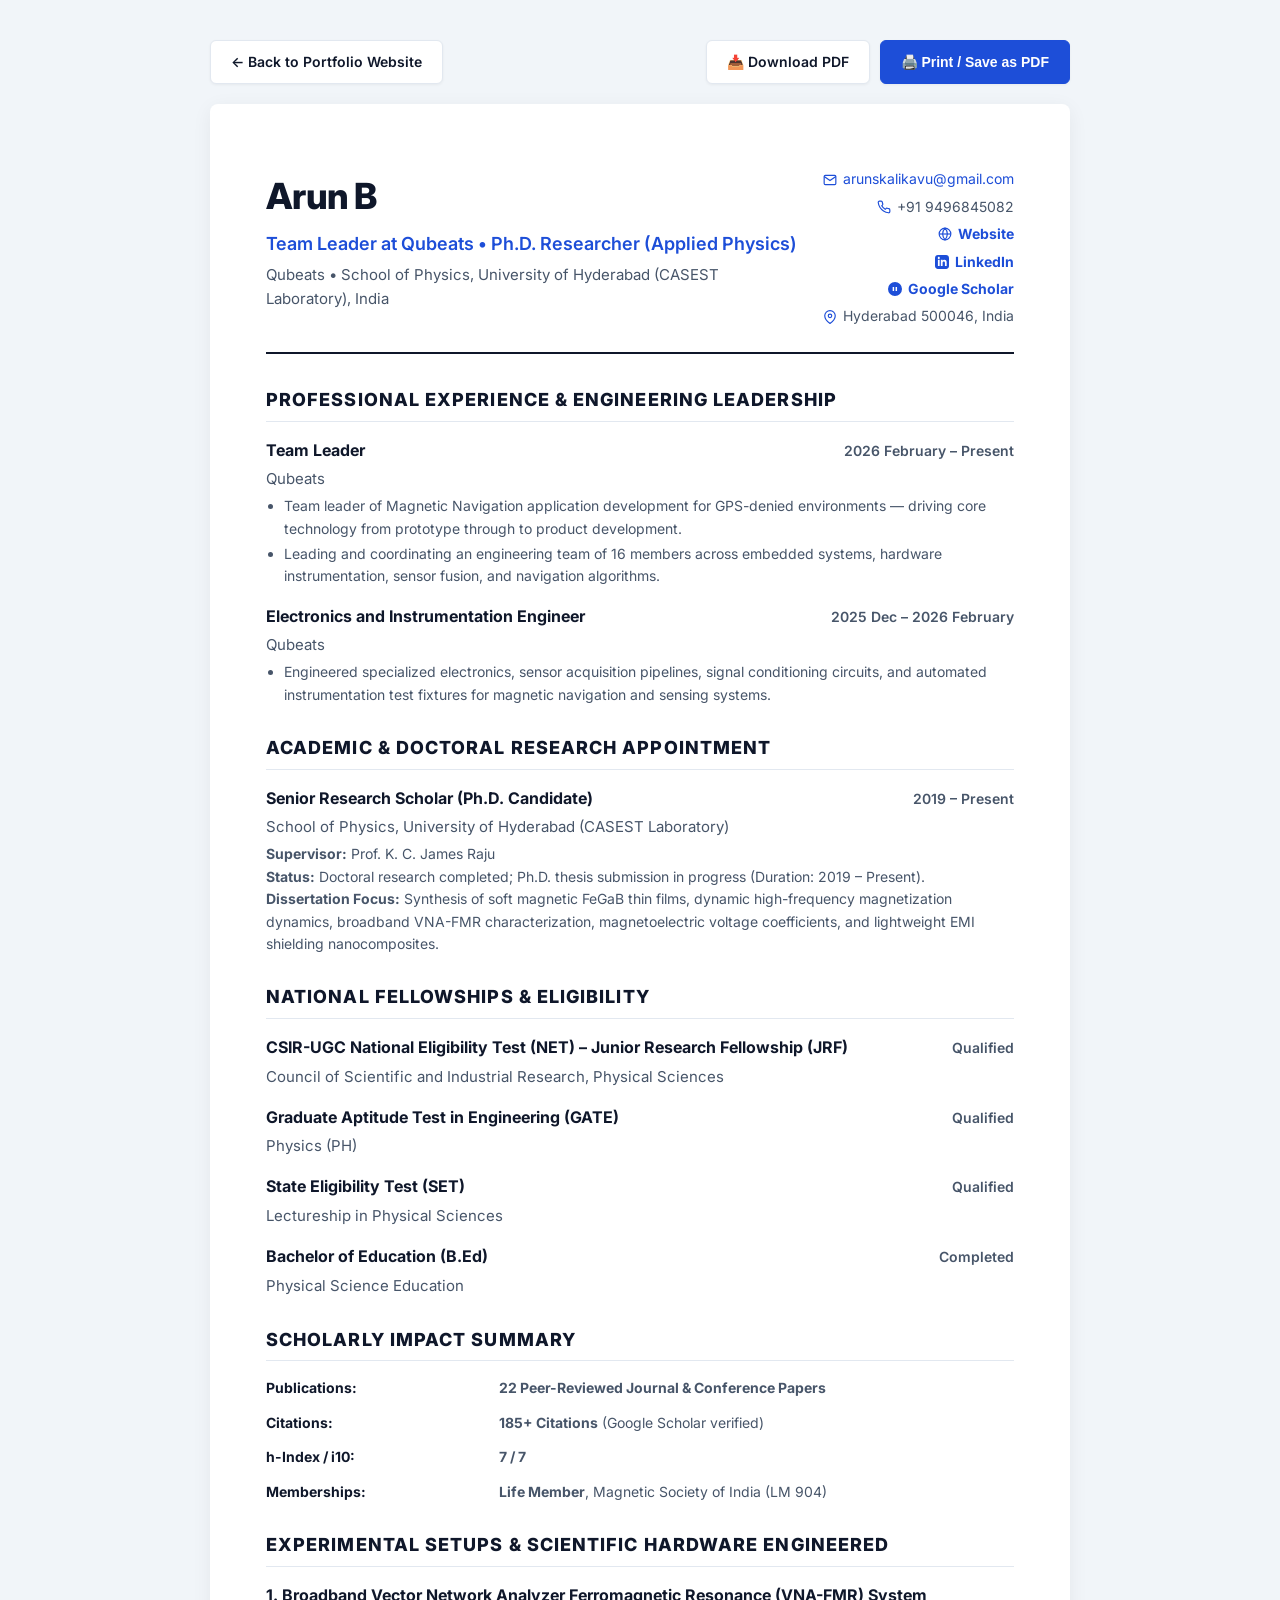
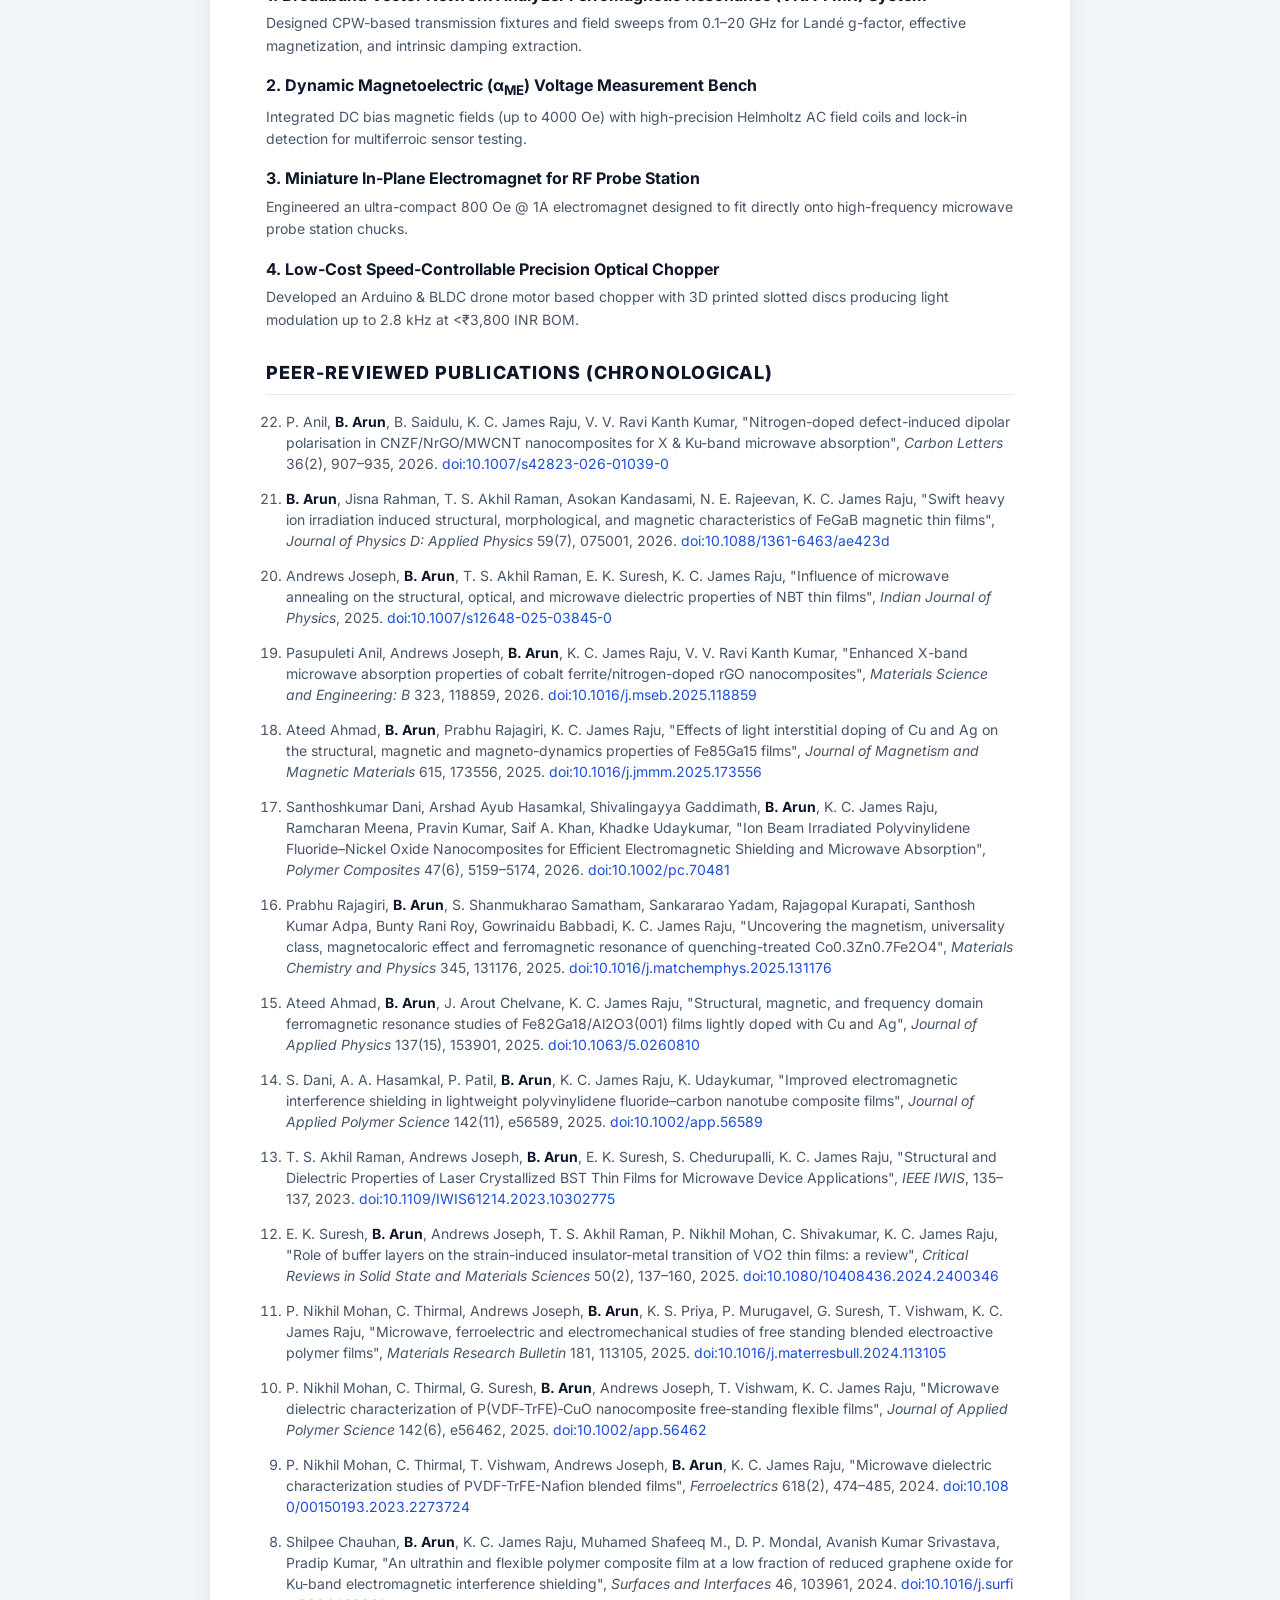
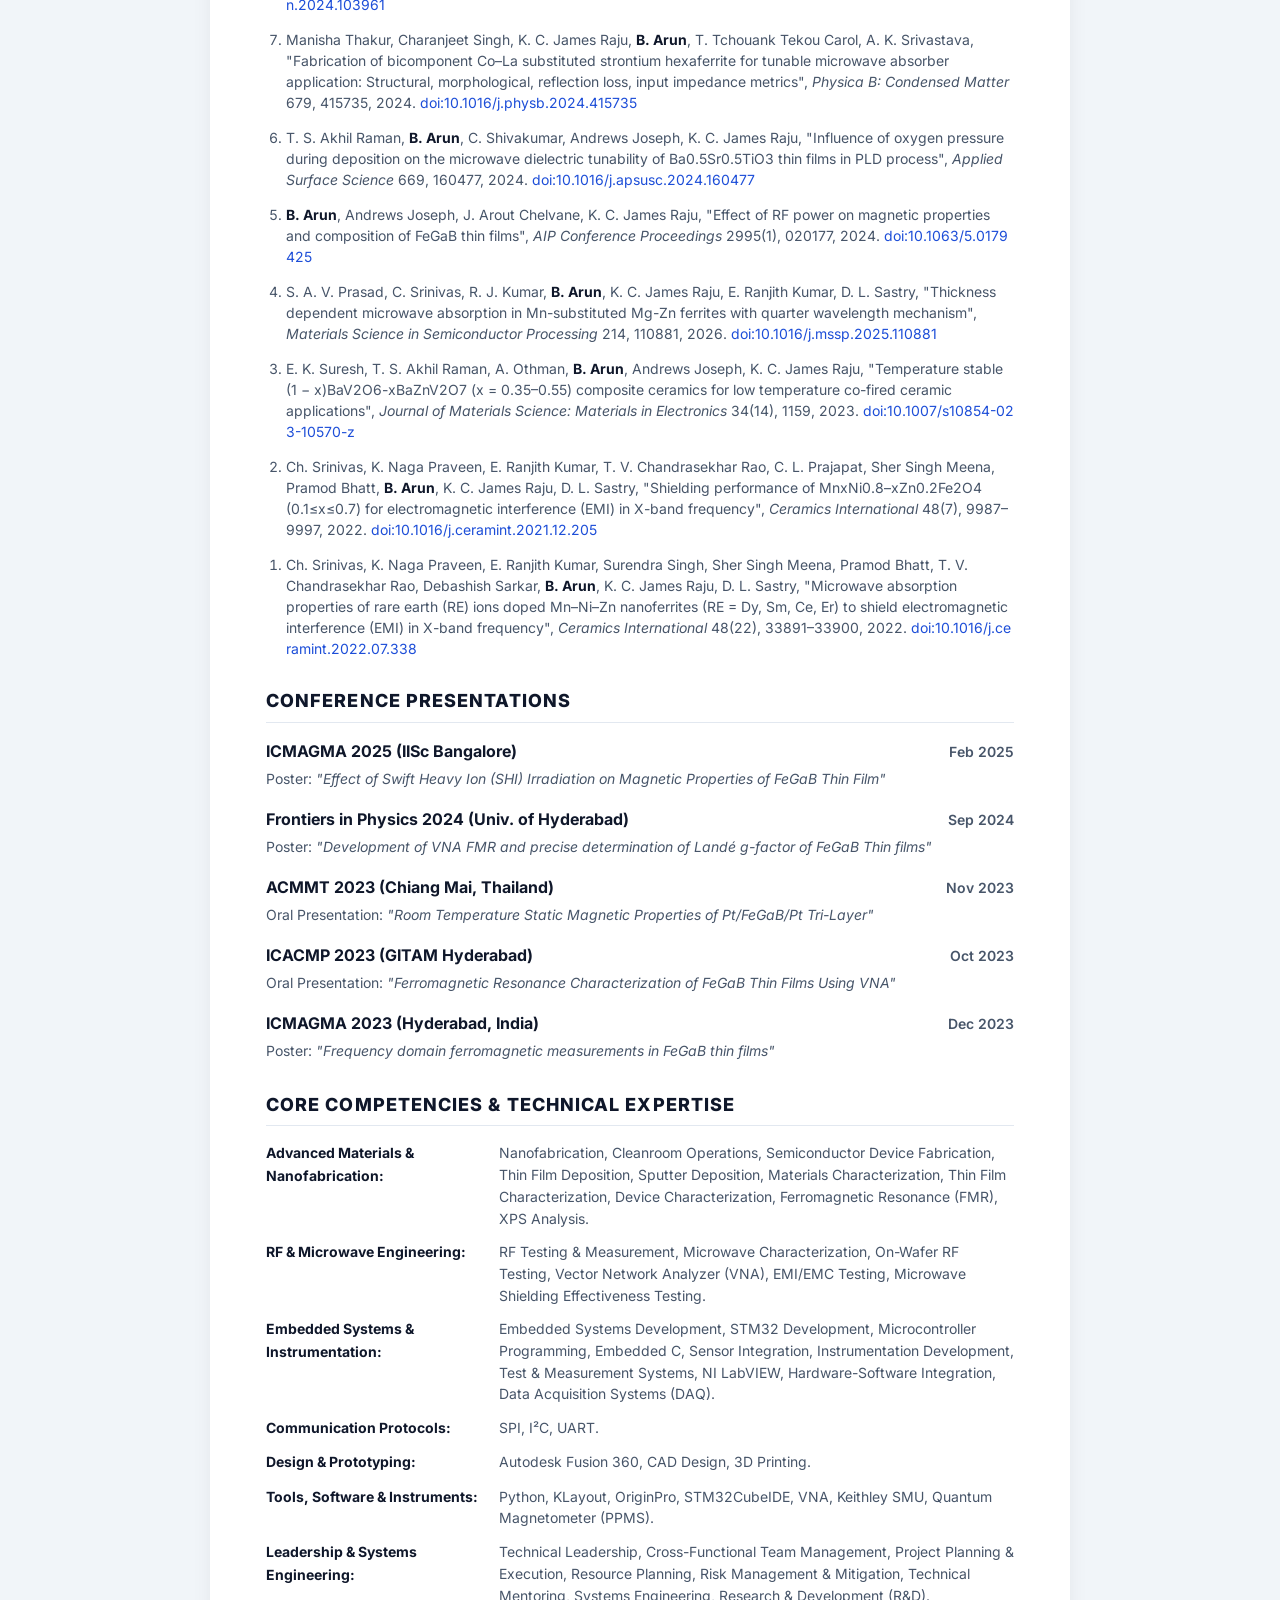
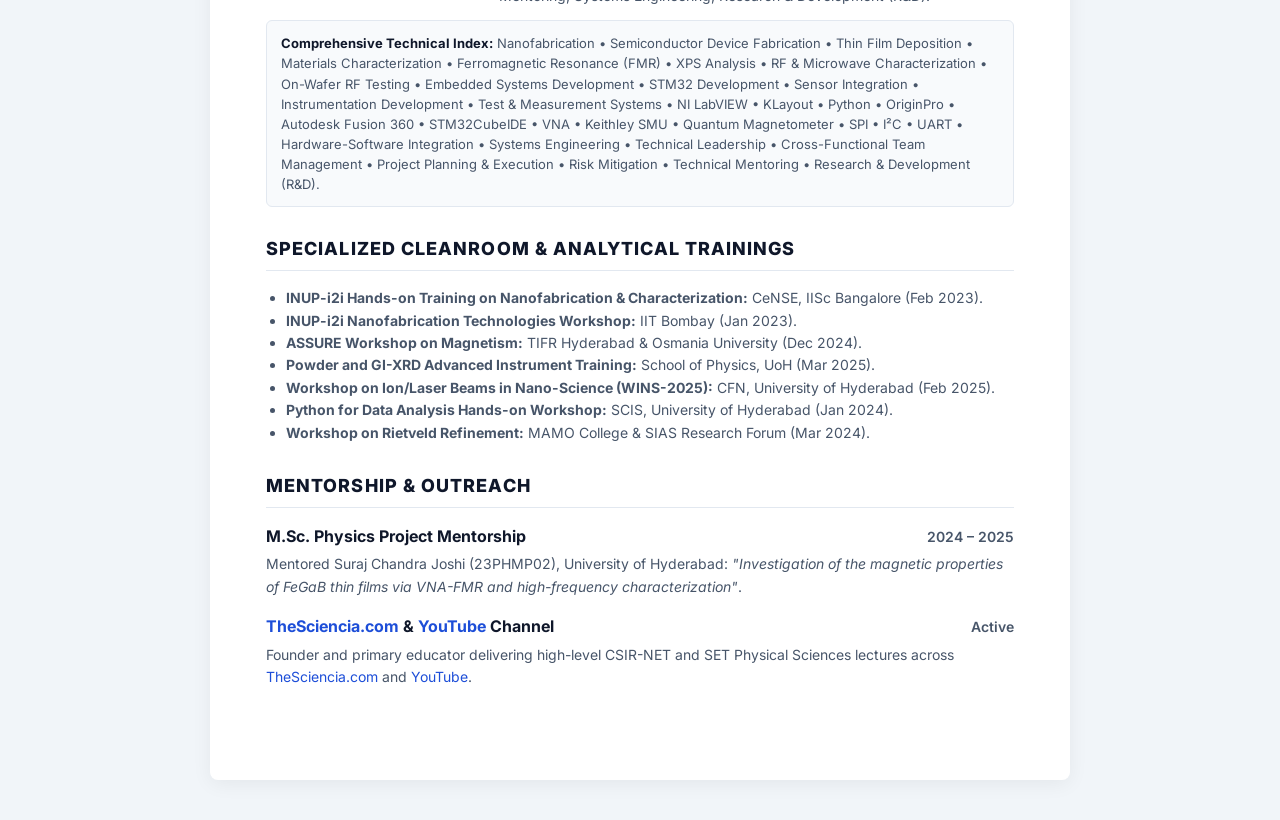
<file: cv.html>
<!DOCTYPE html>
<html lang="en">
<head>
  <meta charset="UTF-8">
  <meta name="viewport" content="width=device-width, initial-scale=1.0">
  <title>Curriculum Vitae - Arun B</title>
  <meta http-equiv="refresh" content="0; url=website/cv.html">
  <script>
    window.location.replace("website/cv.html");
  </script>
  <style>
    body {
      font-family: -apple-system, BlinkMacSystemFont, "Segoe UI", Roboto, sans-serif;
      display: flex;
      justify-content: center;
      align-items: center;
      min-height: 100vh;
      margin: 0;
      background: #ffffff;
      color: #0f172a;
    }
    .redirect-card {
      text-align: center;
      padding: 2.5rem;
      border: 1px solid #e2e8f0;
      border-radius: 12px;
      box-shadow: 0 4px 12px rgba(0,0,0,0.05);
      max-width: 480px;
    }
    .redirect-title {
      font-size: 1.5rem;
      font-weight: 700;
      margin-bottom: 0.5rem;
    }
    .redirect-sub {
      color: #64748b;
      margin-bottom: 1.5rem;
    }
    .btn {
      display: inline-block;
      padding: 0.75rem 1.5rem;
      background: #2563eb;
      color: #ffffff;
      text-decoration: none;
      border-radius: 8px;
      font-weight: 600;
    }
  </style>
</head>
<body>
  <div class="redirect-card">
    <div class="redirect-title">Curriculum Vitae &ndash; Arun B</div>
    <div class="redirect-sub">Opening academic CV...</div>
    <a class="btn" href="website/cv.html">View CV &rarr;</a>
  </div>
</body>
</html>
</file>
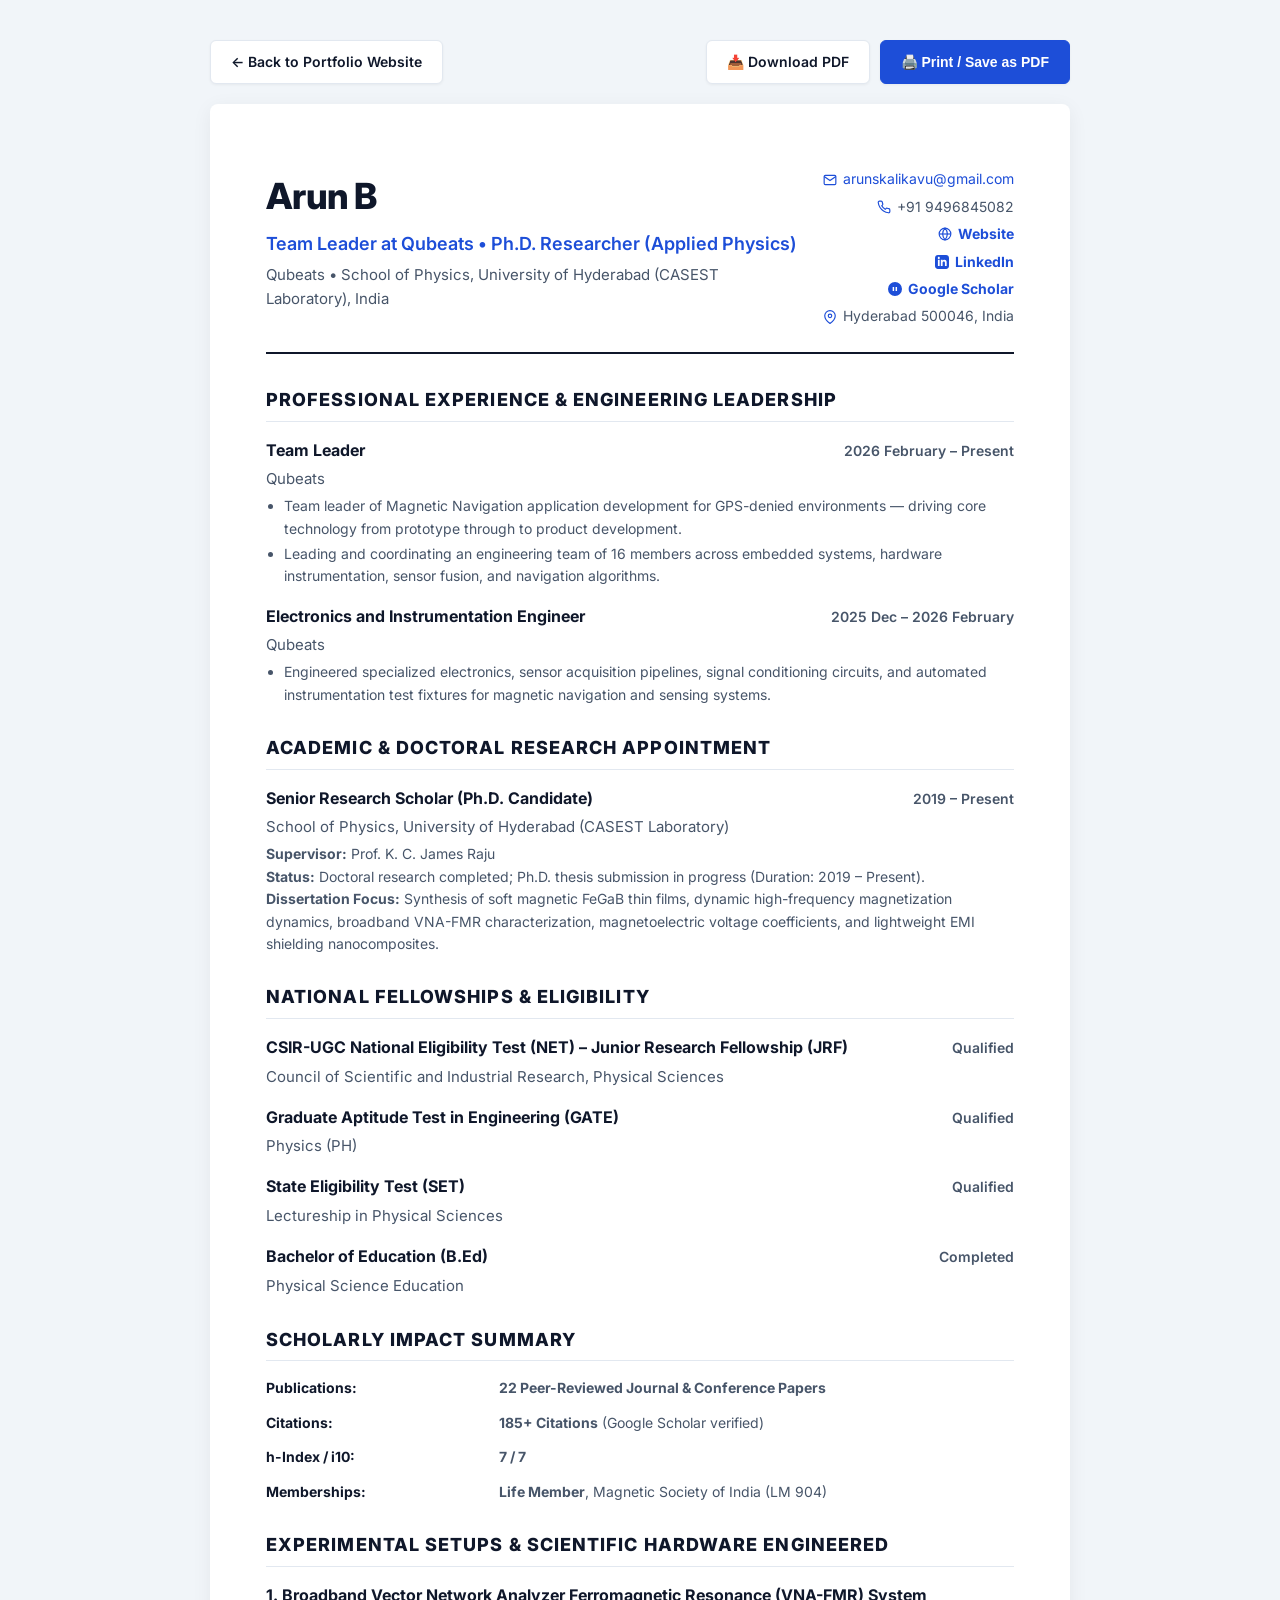
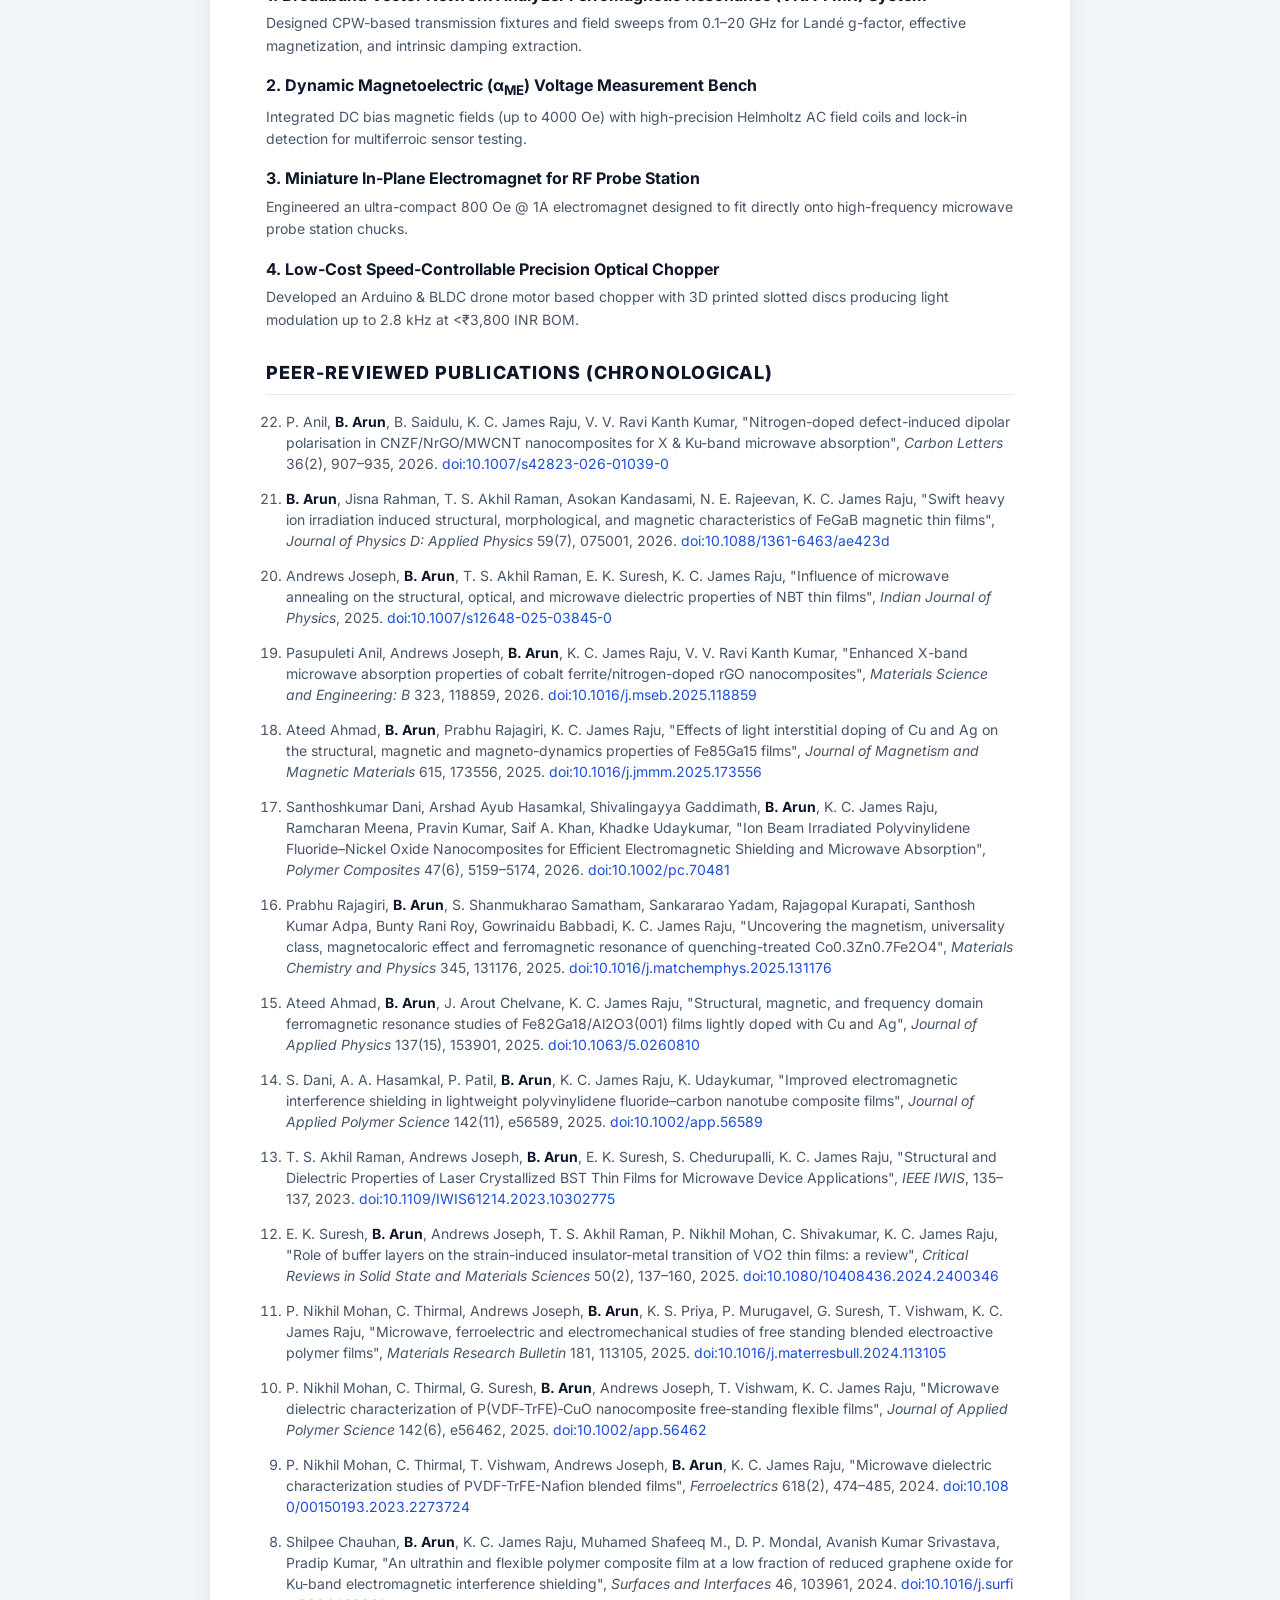
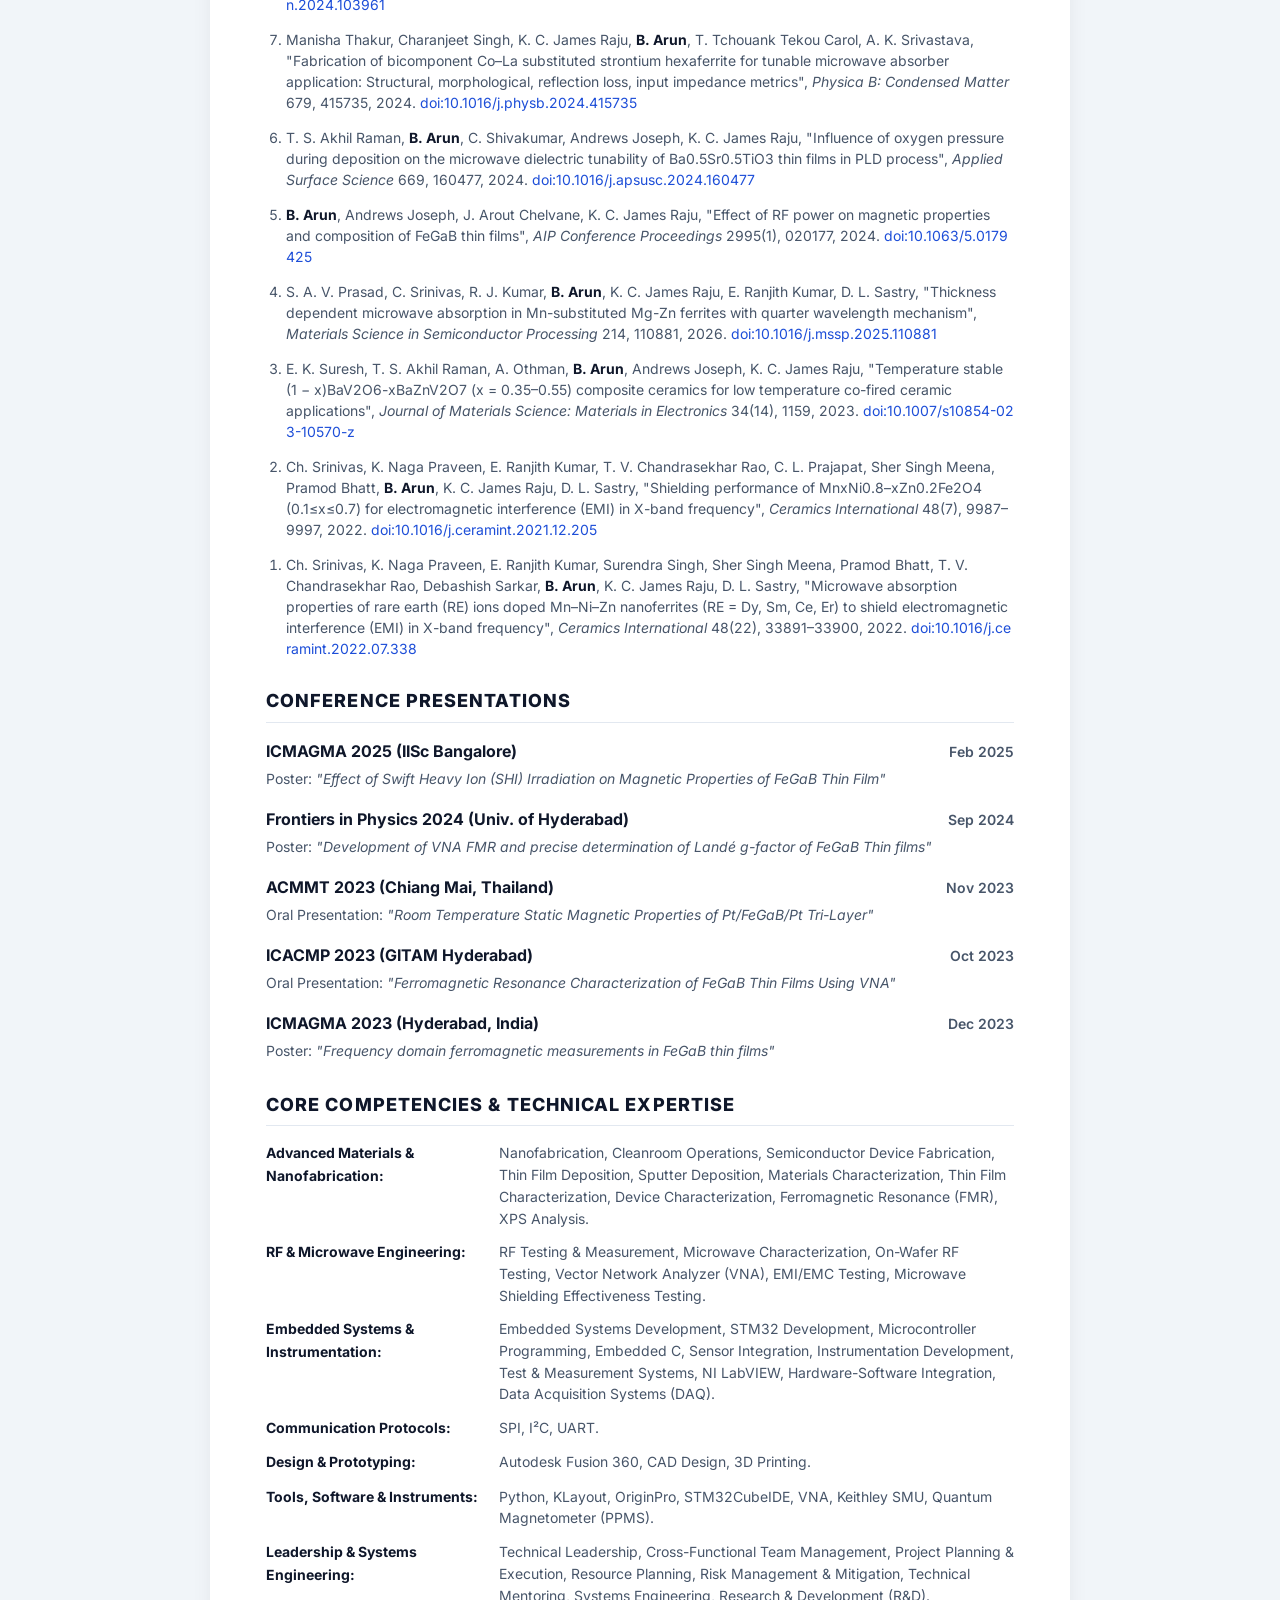
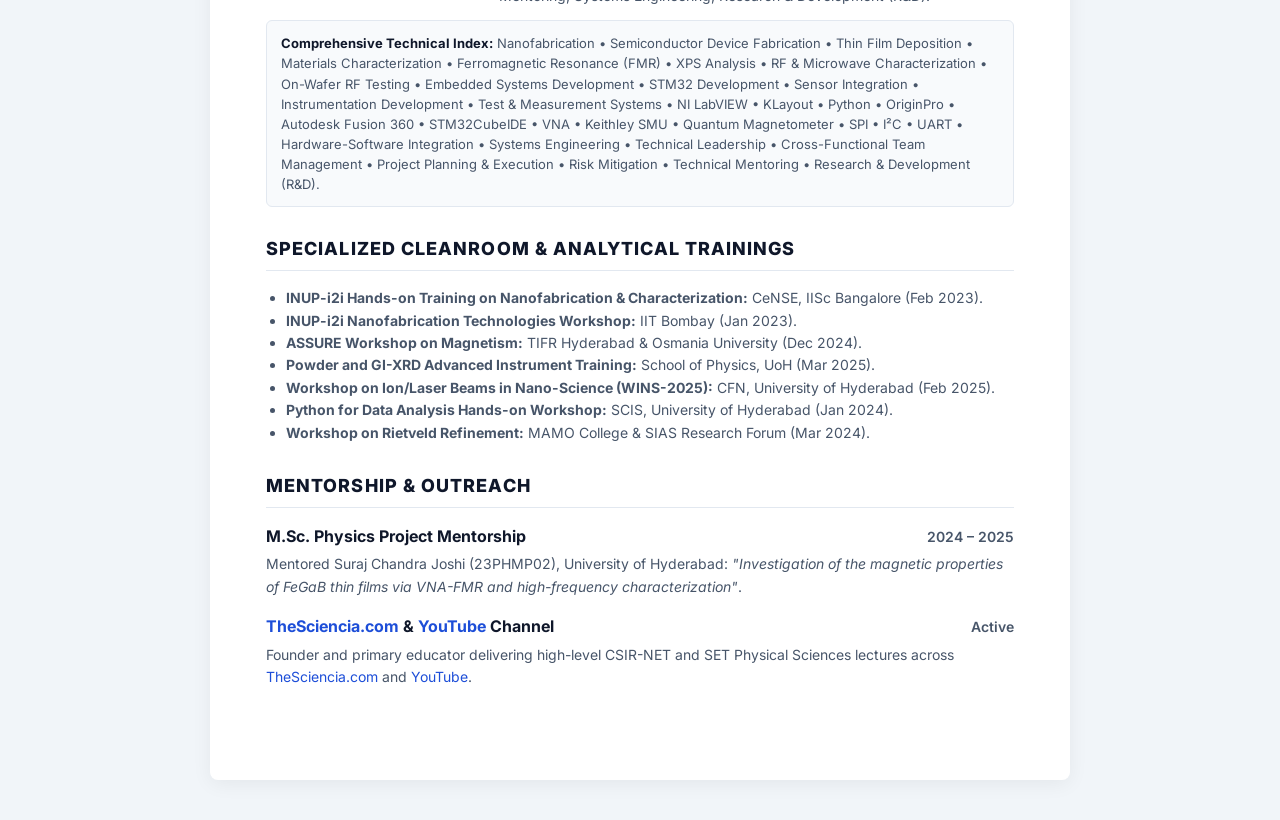
<file: website/cv.html>
<!DOCTYPE html>
<html lang="en">
<head>
  <meta charset="UTF-8">
  <meta name="viewport" content="width=device-width, initial-scale=1.0">
  <title>Curriculum Vitae | Arun B – Team Leader, Qubeats &amp; Ph.D. Researcher</title>
  
  <meta name="description" content="Academic and Professional Curriculum Vitae of Arun B, Team Leader at Qubeats and Senior Research Scholar affiliated with School of Physics, University of Hyderabad (CASEST Laboratory).">
  <link rel="preconnect" href="https://fonts.googleapis.com">
  <link rel="preconnect" href="https://fonts.gstatic.com" crossorigin>
  <link href="https://fonts.googleapis.com/css2?family=Inter:wght@400;500;600;700;800&family=Merriweather:ital,wght@0,300;0,400;0,700;1,400&family=JetBrains+Mono:wght@400;500&display=swap" rel="stylesheet">

  <style>
    :root {
      --primary: #1d4ed8;
      --text-dark: #0f172a;
      --text-gray: #475569;
      --border: #e2e8f0;
      --bg: #ffffff;
    }

    * { box-sizing: border-box; margin: 0; padding: 0; }

    body {
      font-family: 'Inter', sans-serif;
      color: var(--text-dark);
      background-color: #f1f5f9;
      line-height: 1.6;
      padding: 40px 16px;
    }

    .cv-container {
      max-width: 860px;
      margin: 0 auto;
      background: var(--bg);
      padding: 64px 56px;
      border-radius: 8px;
      box-shadow: 0 4px 20px rgba(0,0,0,0.06);
    }

    .cv-header {
      border-bottom: 2px solid var(--text-dark);
      padding-bottom: 24px;
      margin-bottom: 32px;
      display: flex;
      justify-content: space-between;
      align-items: flex-start;
      gap: 24px;
    }

    .cv-name {
      font-size: 2.25rem;
      font-weight: 800;
      letter-spacing: -0.02em;
      margin-bottom: 4px;
    }

    .cv-title {
      font-size: 1.125rem;
      font-weight: 600;
      color: var(--primary);
      margin-bottom: 4px;
    }

    .cv-dept {
      font-size: 0.9375rem;
      color: var(--text-gray);
    }

    .cv-contact-info {
      text-align: right;
      font-size: 0.875rem;
      color: var(--text-gray);
      display: flex;
      flex-direction: column;
      align-items: flex-end;
      gap: 5px;
    }

    .cv-contact-item {
      display: inline-flex;
      align-items: center;
      gap: 6px;
    }

    .cv-contact-item svg {
      flex-shrink: 0;
      color: var(--primary);
    }

    .cv-contact-info a {
      color: var(--primary);
      text-decoration: none;
      display: inline-flex;
      align-items: center;
      gap: 6px;
    }

    .cv-contact-info a:hover {
      text-decoration: underline;
    }

    .cv-section {
      margin-bottom: 28px;
    }

    .cv-section-title {
      font-size: 1.125rem;
      font-weight: 800;
      text-transform: uppercase;
      letter-spacing: 0.06em;
      color: var(--text-dark);
      border-bottom: 1px solid var(--border);
      padding-bottom: 6px;
      margin-bottom: 16px;
    }

    .cv-entry {
      margin-bottom: 16px;
      page-break-inside: avoid;
      break-inside: avoid;
    }

    .cv-entry-header {
      display: flex;
      justify-content: space-between;
      align-items: baseline;
      margin-bottom: 4px;
    }

    .cv-entry-title {
      font-weight: 700;
      font-size: 1rem;
    }

    .cv-entry-title a,
    .cv-entry-desc a {
      color: var(--primary);
      text-decoration: none;
    }

    .cv-entry-title a:hover,
    .cv-entry-desc a:hover {
      text-decoration: underline;
    }

    .cv-entry-date {
      font-size: 0.875rem;
      font-weight: 600;
      color: var(--text-gray);
    }

    .cv-entry-sub {
      font-size: 0.9375rem;
      color: var(--text-gray);
      margin-bottom: 4px;
    }

    .cv-entry-desc {
      font-size: 0.875rem;
      color: var(--text-gray);
    }

    ol.cv-pub-list {
      padding-left: 20px;
      display: flex;
      flex-direction: column;
      gap: 14px;
      font-size: 0.875rem;
    }

    ol.cv-pub-list li {
      color: var(--text-gray);
      line-height: 1.5;
    }

    ol.cv-pub-list strong {
      color: var(--text-dark);
    }

    ol.cv-pub-list a {
      color: var(--primary);
      text-decoration: none;
      word-break: break-all;
    }

    .skill-grid {
      display: grid;
      grid-template-columns: 215px 1fr;
      gap: 12px 18px;
      font-size: 0.875rem;
    }

    @media (max-width: 680px) {
      .skill-grid {
        grid-template-columns: 1fr;
        gap: 6px;
      }
    }

    .skill-category {
      font-weight: 700;
      color: var(--text-dark);
    }

    .skill-items {
      color: var(--text-gray);
      line-height: 1.55;
    }

    /* Action bar */
    .action-bar {
      max-width: 860px;
      margin: 0 auto 20px auto;
      display: flex;
      justify-content: space-between;
      align-items: center;
    }

    .btn-action {
      display: inline-flex;
      align-items: center;
      gap: 8px;
      padding: 10px 20px;
      font-size: 0.875rem;
      font-weight: 600;
      border-radius: 6px;
      border: 1px solid var(--border);
      background: #ffffff;
      color: var(--text-dark);
      cursor: pointer;
      text-decoration: none;
      box-shadow: 0 1px 3px rgba(0,0,0,0.05);
      transition: all 0.2s;
    }

    .btn-action:hover {
      background: #f8fafc;
      border-color: var(--primary);
      color: var(--primary);
    }

    .btn-action.primary {
      background: var(--primary);
      color: #ffffff;
      border-color: var(--primary);
    }

    .btn-action.primary:hover {
      background: #1e40af;
    }

    @media print {
      body {
        background: #ffffff;
        padding: 0;
      }
      .action-bar {
        display: none !important;
      }
      .cv-container {
        box-shadow: none;
        padding: 0;
      }
      a {
        color: var(--primary) !important;
        text-decoration: none !important;
      }
      .cv-contact-item svg {
        color: var(--primary) !important;
      }
    }
  </style>
</head>
<body>

  <div class="action-bar">
    <a href="index.html" class="btn-action">
      &larr; Back to Portfolio Website
    </a>
    <div style="display: flex; gap: 10px;">
      <a href="cv.pdf" download="Arun_B_Curriculum_Vitae.pdf" class="btn-action">
        📥 Download PDF
      </a>
      <button onclick="window.print()" class="btn-action primary">
        🖨️ Print / Save as PDF
      </button>
    </div>
  </div>

  <main class="cv-container">
    <header class="cv-header">
      <div>
        <h1 class="cv-name">Arun B</h1>
        <div class="cv-title">Team Leader at Qubeats &bull; Ph.D. Researcher (Applied Physics)</div>
        <div class="cv-dept">
          Qubeats &bull; School of Physics, University of Hyderabad (CASEST Laboratory), India
        </div>
      </div>
      <div class="cv-contact-info">
        <div class="cv-contact-item">
          <svg fill="none" height="14" stroke="currentColor" stroke-width="2" viewBox="0 0 24 24" width="14"><path d="M4 4h16c1.1 0 2 .9 2 2v12c0 1.1-.9 2-2 2H4c-1.1 0-2-.9-2-2V6c0-1.1.9-2 2-2z"></path><polyline points="22,6 12,13 2,6"></polyline></svg>
          <a href="mailto:arunskalikavu@gmail.com">arunskalikavu@gmail.com</a>
        </div>
        <div class="cv-contact-item">
          <svg fill="none" height="14" stroke="currentColor" stroke-width="2" viewBox="0 0 24 24" width="14"><path d="M22 16.92v3a2 2 0 0 1-2.18 2 19.79 19.79 0 0 1-8.63-3.07 19.5 19.5 0 0 1-6-6 19.79 19.79 0 0 1-3.07-8.67A2 2 0 0 1 4.11 2h3a2 2 0 0 1 2 1.72 12.84 12.84 0 0 0 .7 2.81 2 2 0 0 1-.45 2.11L8.09 9.91a16 16 0 0 0 6 6l1.27-1.27a2 2 0 0 1 2.11-.45 12.84 12.84 0 0 0 2.81.7A2 2 0 0 1 22 16.92z"></path></svg>
          <span>+91 9496845082</span>
        </div>
        <div class="cv-contact-item">
          <a href="https://sites.google.com/view/arunb/home" target="_blank" title="Personal Portfolio Website">
            <svg fill="none" height="14" stroke="currentColor" stroke-width="2" viewBox="0 0 24 24" width="14"><circle cx="12" cy="12" r="10"></circle><line x1="2" y1="12" x2="22" y2="12"></line><path d="M12 2a15.3 15.3 0 0 1 4 10 15.3 15.3 0 0 1-4 10 15.3 15.3 0 0 1-4-10 15.3 15.3 0 0 1 4-10z"></path></svg>
            <strong>Website</strong>
          </a>
        </div>
        <div class="cv-contact-item">
          <a href="https://www.linkedin.com/in/arun-b-5b7160337" target="_blank" title="LinkedIn Profile">
            <svg fill="currentColor" height="14" viewBox="0 0 24 24" width="14"><path d="M19 0h-14c-2.761 0-5 2.239-5 5v14c0 2.761 2.239 5 5 5h14c2.762 0 5-2.239 5-5v-14c0-2.761-2.238-5-5-5zm-11 19h-3v-11h3v11zm-1.5-12.268c-.966 0-1.75-.79-1.75-1.764s.784-1.764 1.75-1.764 1.75.79 1.75 1.764-.783 1.764-1.75 1.764zm13.5 12.268h-3v-5.604c0-3.368-4-3.113-4 0v5.604h-3v-11h3v1.765c1.396-2.586 7-2.777 7 2.476v6.759z"></path></svg>
            <strong>LinkedIn</strong>
          </a>
        </div>
        <div class="cv-contact-item">
          <a href="https://scholar.google.com/citations?user=Su9nLc4AAAAJ&hl=en" target="_blank" title="Google Scholar Citations">
            <svg fill="currentColor" height="14" viewBox="0 0 24 24" width="14"><path d="M12 24a12 12 0 1 1 0-24 12 12 0 0 1 0 24zm-1.5-15.5H8v7h2.5v-7zm5 0h-2.5v7H15.5v-7z"></path></svg>
            <strong>Google Scholar</strong>
          </a>
        </div>
        <div class="cv-contact-item">
          <svg fill="none" height="14" stroke="currentColor" stroke-width="2" viewBox="0 0 24 24" width="14"><path d="M21 10c0 7-9 13-9 13s-9-6-9-13a9 9 0 0 1 18 0z"></path><circle cx="12" cy="10" r="3"></circle></svg>
          <span>Hyderabad 500046, India</span>
        </div>
      </div>
    </header>

    <!-- Professional Experience & Engineering Leadership -->
    <section class="cv-section">
      <h2 class="cv-section-title">Professional Experience &amp; Engineering Leadership</h2>
      
      <div class="cv-entry">
        <div class="cv-entry-header">
          <span class="cv-entry-title">Team Leader</span>
          <span class="cv-entry-date">2026 February – Present</span>
        </div>
        <div class="cv-entry-sub">Qubeats</div>
        <div class="cv-entry-desc">
          <ul style="padding-left: 18px; margin-top: 4px; display: flex; flex-direction: column; gap: 3px;">
            <li>Team leader of Magnetic Navigation application development for GPS-denied environments &mdash; driving core technology from prototype through to product development.</li>
            <li>Leading and coordinating an engineering team of 16 members across embedded systems, hardware instrumentation, sensor fusion, and navigation algorithms.</li>
          </ul>
        </div>
      </div>

      <div class="cv-entry">
        <div class="cv-entry-header">
          <span class="cv-entry-title">Electronics and Instrumentation Engineer</span>
          <span class="cv-entry-date">2025 Dec – 2026 February</span>
        </div>
        <div class="cv-entry-sub">Qubeats</div>
        <div class="cv-entry-desc">
          <ul style="padding-left: 18px; margin-top: 4px; display: flex; flex-direction: column; gap: 3px;">
            <li>Engineered specialized electronics, sensor acquisition pipelines, signal conditioning circuits, and automated instrumentation test fixtures for magnetic navigation and sensing systems.</li>
          </ul>
        </div>
      </div>
    </section>

    <!-- Academic & Doctoral Research Appointment -->
    <section class="cv-section">
      <h2 class="cv-section-title">Academic &amp; Doctoral Research Appointment</h2>
      <div class="cv-entry">
        <div class="cv-entry-header">
          <span class="cv-entry-title">Senior Research Scholar (Ph.D. Candidate)</span>
          <span class="cv-entry-date">2019 – Present</span>
        </div>
        <div class="cv-entry-sub">School of Physics, University of Hyderabad (CASEST Laboratory)</div>
        <div class="cv-entry-desc">
          <strong>Supervisor:</strong> Prof. K. C. James Raju<br>
          <strong>Status:</strong> Doctoral research completed; Ph.D. thesis submission in progress (Duration: 2019 – Present).<br>
          <strong>Dissertation Focus:</strong> Synthesis of soft magnetic FeGaB thin films, dynamic high-frequency magnetization dynamics, broadband VNA-FMR characterization, magnetoelectric voltage coefficients, and lightweight EMI shielding nanocomposites.
        </div>
      </div>
    </section>

    <!-- Fellowships & Qualifications -->
    <section class="cv-section">
      <h2 class="cv-section-title">National Fellowships & Eligibility</h2>
      <div class="cv-entry">
        <div class="cv-entry-header">
          <span class="cv-entry-title">CSIR-UGC National Eligibility Test (NET) – Junior Research Fellowship (JRF)</span>
          <span class="cv-entry-date">Qualified</span>
        </div>
        <div class="cv-entry-sub">Council of Scientific and Industrial Research, Physical Sciences</div>
      </div>
      <div class="cv-entry">
        <div class="cv-entry-header">
          <span class="cv-entry-title">Graduate Aptitude Test in Engineering (GATE)</span>
          <span class="cv-entry-date">Qualified</span>
        </div>
        <div class="cv-entry-sub">Physics (PH)</div>
      </div>
      <div class="cv-entry">
        <div class="cv-entry-header">
          <span class="cv-entry-title">State Eligibility Test (SET)</span>
          <span class="cv-entry-date">Qualified</span>
        </div>
        <div class="cv-entry-sub">Lectureship in Physical Sciences</div>
      </div>
      <div class="cv-entry">
        <div class="cv-entry-header">
          <span class="cv-entry-title">Bachelor of Education (B.Ed)</span>
          <span class="cv-entry-date">Completed</span>
        </div>
        <div class="cv-entry-sub">Physical Science Education</div>
      </div>
    </section>

    <!-- Research Metrics -->
    <section class="cv-section">
      <h2 class="cv-section-title">Scholarly Impact Summary</h2>
      <div class="skill-grid">
        <div class="skill-category">Publications:</div>
        <div class="skill-items"><strong>22 Peer-Reviewed Journal & Conference Papers</strong></div>
        <div class="skill-category">Citations:</div>
        <div class="skill-items"><strong>185+ Citations</strong> (Google Scholar verified)</div>
        <div class="skill-category">h-Index / i10:</div>
        <div class="skill-items"><strong>7 / 7</strong></div>
        <div class="skill-category">Memberships:</div>
        <div class="skill-items"><strong>Life Member</strong>, Magnetic Society of India (LM 904)</div>
      </div>
    </section>

    <!-- In-house Experimental Setups Developed -->
    <section class="cv-section">
      <h2 class="cv-section-title">Experimental Setups & Scientific Hardware Engineered</h2>
      <div class="cv-entry">
        <div class="cv-entry-header">
          <span class="cv-entry-title">1. Broadband Vector Network Analyzer Ferromagnetic Resonance (VNA-FMR) System</span>
        </div>
        <div class="cv-entry-desc">Designed CPW-based transmission fixtures and field sweeps from 0.1–20 GHz for Landé g-factor, effective magnetization, and intrinsic damping extraction.</div>
      </div>
      <div class="cv-entry">
        <div class="cv-entry-header">
          <span class="cv-entry-title">2. Dynamic Magnetoelectric (&alpha;<sub>ME</sub>) Voltage Measurement Bench</span>
        </div>
        <div class="cv-entry-desc">Integrated DC bias magnetic fields (up to 4000 Oe) with high-precision Helmholtz AC field coils and lock-in detection for multiferroic sensor testing.</div>
      </div>
      <div class="cv-entry">
        <div class="cv-entry-header">
          <span class="cv-entry-title">3. Miniature In-Plane Electromagnet for RF Probe Station</span>
        </div>
        <div class="cv-entry-desc">Engineered an ultra-compact 800 Oe @ 1A electromagnet designed to fit directly onto high-frequency microwave probe station chucks.</div>
      </div>
      <div class="cv-entry">
        <div class="cv-entry-header">
          <span class="cv-entry-title">4. Low-Cost Speed-Controllable Precision Optical Chopper</span>
        </div>
        <div class="cv-entry-desc">Developed an Arduino & BLDC drone motor based chopper with 3D printed slotted discs producing light modulation up to 2.8 kHz at &lt;₹3,800 INR BOM.</div>
      </div>
    </section>

    <!-- Publications List -->
    <section class="cv-section">
      <h2 class="cv-section-title">Peer-Reviewed Publications (Chronological)</h2>
      <ol class="cv-pub-list" reversed>
        <li>
          P. Anil, <strong>B. Arun</strong>, B. Saidulu, K. C. James Raju, V. V. Ravi Kanth Kumar, "Nitrogen-doped defect-induced dipolar polarisation in CNZF/NrGO/MWCNT nanocomposites for X & Ku-band microwave absorption", <em>Carbon Letters</em> 36(2), 907–935, 2026. <a href="https://doi.org/10.1007/s42823-026-01039-0">doi:10.1007/s42823-026-01039-0</a>
        </li>
        <li>
          <strong>B. Arun</strong>, Jisna Rahman, T. S. Akhil Raman, Asokan Kandasami, N. E. Rajeevan, K. C. James Raju, "Swift heavy ion irradiation induced structural, morphological, and magnetic characteristics of FeGaB magnetic thin films", <em>Journal of Physics D: Applied Physics</em> 59(7), 075001, 2026. <a href="https://doi.org/10.1088/1361-6463/ae423d">doi:10.1088/1361-6463/ae423d</a>
        </li>
        <li>
          Andrews Joseph, <strong>B. Arun</strong>, T. S. Akhil Raman, E. K. Suresh, K. C. James Raju, "Influence of microwave annealing on the structural, optical, and microwave dielectric properties of NBT thin films", <em>Indian Journal of Physics</em>, 2025. <a href="https://doi.org/10.1007/s12648-025-03845-0">doi:10.1007/s12648-025-03845-0</a>
        </li>
        <li>
          Pasupuleti Anil, Andrews Joseph, <strong>B. Arun</strong>, K. C. James Raju, V. V. Ravi Kanth Kumar, "Enhanced X-band microwave absorption properties of cobalt ferrite/nitrogen-doped rGO nanocomposites", <em>Materials Science and Engineering: B</em> 323, 118859, 2026. <a href="https://doi.org/10.1016/j.mseb.2025.118859">doi:10.1016/j.mseb.2025.118859</a>
        </li>
        <li>
          Ateed Ahmad, <strong>B. Arun</strong>, Prabhu Rajagiri, K. C. James Raju, "Effects of light interstitial doping of Cu and Ag on the structural, magnetic and magneto-dynamics properties of Fe85Ga15 films", <em>Journal of Magnetism and Magnetic Materials</em> 615, 173556, 2025. <a href="https://doi.org/10.1016/j.jmmm.2025.173556">doi:10.1016/j.jmmm.2025.173556</a>
        </li>
        <li>
          Santhoshkumar Dani, Arshad Ayub Hasamkal, Shivalingayya Gaddimath, <strong>B. Arun</strong>, K. C. James Raju, Ramcharan Meena, Pravin Kumar, Saif A. Khan, Khadke Udaykumar, "Ion Beam Irradiated Polyvinylidene Fluoride–Nickel Oxide Nanocomposites for Efficient Electromagnetic Shielding and Microwave Absorption", <em>Polymer Composites</em> 47(6), 5159–5174, 2026. <a href="https://doi.org/10.1002/pc.70481">doi:10.1002/pc.70481</a>
        </li>
        <li>
          Prabhu Rajagiri, <strong>B. Arun</strong>, S. Shanmukharao Samatham, Sankararao Yadam, Rajagopal Kurapati, Santhosh Kumar Adpa, Bunty Rani Roy, Gowrinaidu Babbadi, K. C. James Raju, "Uncovering the magnetism, universality class, magnetocaloric effect and ferromagnetic resonance of quenching-treated Co0.3Zn0.7Fe2O4", <em>Materials Chemistry and Physics</em> 345, 131176, 2025. <a href="https://doi.org/10.1016/j.matchemphys.2025.131176">doi:10.1016/j.matchemphys.2025.131176</a>
        </li>
        <li>
          Ateed Ahmad, <strong>B. Arun</strong>, J. Arout Chelvane, K. C. James Raju, "Structural, magnetic, and frequency domain ferromagnetic resonance studies of Fe82Ga18/Al2O3(001) films lightly doped with Cu and Ag", <em>Journal of Applied Physics</em> 137(15), 153901, 2025. <a href="https://doi.org/10.1063/5.0260810">doi:10.1063/5.0260810</a>
        </li>
        <li>
          S. Dani, A. A. Hasamkal, P. Patil, <strong>B. Arun</strong>, K. C. James Raju, K. Udaykumar, "Improved electromagnetic interference shielding in lightweight polyvinylidene fluoride–carbon nanotube composite films", <em>Journal of Applied Polymer Science</em> 142(11), e56589, 2025. <a href="https://doi.org/10.1002/app.56589">doi:10.1002/app.56589</a>
        </li>
        <li>
          T. S. Akhil Raman, Andrews Joseph, <strong>B. Arun</strong>, E. K. Suresh, S. Chedurupalli, K. C. James Raju, "Structural and Dielectric Properties of Laser Crystallized BST Thin Films for Microwave Device Applications", <em>IEEE IWIS</em>, 135–137, 2023. <a href="https://doi.org/10.1109/IWIS61214.2023.10302775">doi:10.1109/IWIS61214.2023.10302775</a>
        </li>
        <li>
          E. K. Suresh, <strong>B. Arun</strong>, Andrews Joseph, T. S. Akhil Raman, P. Nikhil Mohan, C. Shivakumar, K. C. James Raju, "Role of buffer layers on the strain-induced insulator-metal transition of VO2 thin films: a review", <em>Critical Reviews in Solid State and Materials Sciences</em> 50(2), 137–160, 2025. <a href="https://doi.org/10.1080/10408436.2024.2400346">doi:10.1080/10408436.2024.2400346</a>
        </li>
        <li>
          P. Nikhil Mohan, C. Thirmal, Andrews Joseph, <strong>B. Arun</strong>, K. S. Priya, P. Murugavel, G. Suresh, T. Vishwam, K. C. James Raju, "Microwave, ferroelectric and electromechanical studies of free standing blended electroactive polymer films", <em>Materials Research Bulletin</em> 181, 113105, 2025. <a href="https://doi.org/10.1016/j.materresbull.2024.113105">doi:10.1016/j.materresbull.2024.113105</a>
        </li>
        <li>
          P. Nikhil Mohan, C. Thirmal, G. Suresh, <strong>B. Arun</strong>, Andrews Joseph, T. Vishwam, K. C. James Raju, "Microwave dielectric characterization of P(VDF‐TrFE)‐CuO nanocomposite free‐standing flexible films", <em>Journal of Applied Polymer Science</em> 142(6), e56462, 2025. <a href="https://doi.org/10.1002/app.56462">doi:10.1002/app.56462</a>
        </li>
        <li>
          P. Nikhil Mohan, C. Thirmal, T. Vishwam, Andrews Joseph, <strong>B. Arun</strong>, K. C. James Raju, "Microwave dielectric characterization studies of PVDF-TrFE-Nafion blended films", <em>Ferroelectrics</em> 618(2), 474–485, 2024. <a href="https://doi.org/10.1080/00150193.2023.2273724">doi:10.1080/00150193.2023.2273724</a>
        </li>
        <li>
          Shilpee Chauhan, <strong>B. Arun</strong>, K. C. James Raju, Muhamed Shafeeq M., D. P. Mondal, Avanish Kumar Srivastava, Pradip Kumar, "An ultrathin and flexible polymer composite film at a low fraction of reduced graphene oxide for Ku-band electromagnetic interference shielding", <em>Surfaces and Interfaces</em> 46, 103961, 2024. <a href="https://doi.org/10.1016/j.surfin.2024.103961">doi:10.1016/j.surfin.2024.103961</a>
        </li>
        <li>
          Manisha Thakur, Charanjeet Singh, K. C. James Raju, <strong>B. Arun</strong>, T. Tchouank Tekou Carol, A. K. Srivastava, "Fabrication of bicomponent Co–La substituted strontium hexaferrite for tunable microwave absorber application: Structural, morphological, reflection loss, input impedance metrics", <em>Physica B: Condensed Matter</em> 679, 415735, 2024. <a href="https://doi.org/10.1016/j.physb.2024.415735">doi:10.1016/j.physb.2024.415735</a>
        </li>
        <li>
          T. S. Akhil Raman, <strong>B. Arun</strong>, C. Shivakumar, Andrews Joseph, K. C. James Raju, "Influence of oxygen pressure during deposition on the microwave dielectric tunability of Ba0.5Sr0.5TiO3 thin films in PLD process", <em>Applied Surface Science</em> 669, 160477, 2024. <a href="https://doi.org/10.1016/j.apsusc.2024.160477">doi:10.1016/j.apsusc.2024.160477</a>
        </li>
        <li>
          <strong>B. Arun</strong>, Andrews Joseph, J. Arout Chelvane, K. C. James Raju, "Effect of RF power on magnetic properties and composition of FeGaB thin films", <em>AIP Conference Proceedings</em> 2995(1), 020177, 2024. <a href="https://doi.org/10.1063/5.0179425">doi:10.1063/5.0179425</a>
        </li>
        <li>
          S. A. V. Prasad, C. Srinivas, R. J. Kumar, <strong>B. Arun</strong>, K. C. James Raju, E. Ranjith Kumar, D. L. Sastry, "Thickness dependent microwave absorption in Mn-substituted Mg-Zn ferrites with quarter wavelength mechanism", <em>Materials Science in Semiconductor Processing</em> 214, 110881, 2026. <a href="https://doi.org/10.1016/j.mssp.2025.110881">doi:10.1016/j.mssp.2025.110881</a>
        </li>
        <li>
          E. K. Suresh, T. S. Akhil Raman, A. Othman, <strong>B. Arun</strong>, Andrews Joseph, K. C. James Raju, "Temperature stable (1 − x)BaV2O6-xBaZnV2O7 (x = 0.35–0.55) composite ceramics for low temperature co-fired ceramic applications", <em>Journal of Materials Science: Materials in Electronics</em> 34(14), 1159, 2023. <a href="https://doi.org/10.1007/s10854-023-10570-z">doi:10.1007/s10854-023-10570-z</a>
        </li>
        <li>
          Ch. Srinivas, K. Naga Praveen, E. Ranjith Kumar, T. V. Chandrasekhar Rao, C. L. Prajapat, Sher Singh Meena, Pramod Bhatt, <strong>B. Arun</strong>, K. C. James Raju, D. L. Sastry, "Shielding performance of MnxNi0.8–xZn0.2Fe2O4 (0.1≤x≤0.7) for electromagnetic interference (EMI) in X-band frequency", <em>Ceramics International</em> 48(7), 9987–9997, 2022. <a href="https://doi.org/10.1016/j.ceramint.2021.12.205">doi:10.1016/j.ceramint.2021.12.205</a>
        </li>
        <li>
          Ch. Srinivas, K. Naga Praveen, E. Ranjith Kumar, Surendra Singh, Sher Singh Meena, Pramod Bhatt, T. V. Chandrasekhar Rao, Debashish Sarkar, <strong>B. Arun</strong>, K. C. James Raju, D. L. Sastry, "Microwave absorption properties of rare earth (RE) ions doped Mn–Ni–Zn nanoferrites (RE = Dy, Sm, Ce, Er) to shield electromagnetic interference (EMI) in X-band frequency", <em>Ceramics International</em> 48(22), 33891–33900, 2022. <a href="https://doi.org/10.1016/j.ceramint.2022.07.338">doi:10.1016/j.ceramint.2022.07.338</a>
        </li>
      </ol>
    </section>

    <!-- Conferences -->
    <section class="cv-section">
      <h2 class="cv-section-title">Conference Presentations</h2>
      <div class="cv-entry">
        <div class="cv-entry-header">
          <span class="cv-entry-title">ICMAGMA 2025 (IISc Bangalore)</span>
          <span class="cv-entry-date">Feb 2025</span>
        </div>
        <div class="cv-entry-desc">Poster: <em>"Effect of Swift Heavy Ion (SHI) Irradiation on Magnetic Properties of FeGaB Thin Film"</em></div>
      </div>
      <div class="cv-entry">
        <div class="cv-entry-header">
          <span class="cv-entry-title">Frontiers in Physics 2024 (Univ. of Hyderabad)</span>
          <span class="cv-entry-date">Sep 2024</span>
        </div>
        <div class="cv-entry-desc">Poster: <em>"Development of VNA FMR and precise determination of Landé g-factor of FeGaB Thin films"</em></div>
      </div>
      <div class="cv-entry">
        <div class="cv-entry-header">
          <span class="cv-entry-title">ACMMT 2023 (Chiang Mai, Thailand)</span>
          <span class="cv-entry-date">Nov 2023</span>
        </div>
        <div class="cv-entry-desc">Oral Presentation: <em>"Room Temperature Static Magnetic Properties of Pt/FeGaB/Pt Tri-Layer"</em></div>
      </div>
      <div class="cv-entry">
        <div class="cv-entry-header">
          <span class="cv-entry-title">ICACMP 2023 (GITAM Hyderabad)</span>
          <span class="cv-entry-date">Oct 2023</span>
        </div>
        <div class="cv-entry-desc">Oral Presentation: <em>"Ferromagnetic Resonance Characterization of FeGaB Thin Films Using VNA"</em></div>
      </div>
      <div class="cv-entry">
        <div class="cv-entry-header">
          <span class="cv-entry-title">ICMAGMA 2023 (Hyderabad, India)</span>
          <span class="cv-entry-date">Dec 2023</span>
        </div>
        <div class="cv-entry-desc">Poster: <em>"Frequency domain ferromagnetic measurements in FeGaB thin films"</em></div>
      </div>
    </section>

    <!-- Core Competencies & Technical Expertise -->
    <section class="cv-section">
      <h2 class="cv-section-title">Core Competencies &amp; Technical Expertise</h2>
      <div class="skill-grid">
        <div class="skill-category">Advanced Materials &amp; Nanofabrication:</div>
        <div class="skill-items">Nanofabrication, Cleanroom Operations, Semiconductor Device Fabrication, Thin Film Deposition, Sputter Deposition, Materials Characterization, Thin Film Characterization, Device Characterization, Ferromagnetic Resonance (FMR), XPS Analysis.</div>

        <div class="skill-category">RF &amp; Microwave Engineering:</div>
        <div class="skill-items">RF Testing &amp; Measurement, Microwave Characterization, On-Wafer RF Testing, Vector Network Analyzer (VNA), EMI/EMC Testing, Microwave Shielding Effectiveness Testing.</div>

        <div class="skill-category">Embedded Systems &amp; Instrumentation:</div>
        <div class="skill-items">Embedded Systems Development, STM32 Development, Microcontroller Programming, Embedded C, Sensor Integration, Instrumentation Development, Test &amp; Measurement Systems, NI LabVIEW, Hardware-Software Integration, Data Acquisition Systems (DAQ).</div>

        <div class="skill-category">Communication Protocols:</div>
        <div class="skill-items">SPI, I&sup2;C, UART.</div>

        <div class="skill-category">Design &amp; Prototyping:</div>
        <div class="skill-items">Autodesk Fusion 360, CAD Design, 3D Printing.</div>

        <div class="skill-category">Tools, Software &amp; Instruments:</div>
        <div class="skill-items">Python, KLayout, OriginPro, STM32CubeIDE, VNA, Keithley SMU, Quantum Magnetometer (PPMS).</div>

        <div class="skill-category">Leadership &amp; Systems Engineering:</div>
        <div class="skill-items">Technical Leadership, Cross-Functional Team Management, Project Planning &amp; Execution, Resource Planning, Risk Management &amp; Mitigation, Technical Mentoring, Systems Engineering, Research &amp; Development (R&amp;D).</div>
      </div>

      <div style="margin-top: 14px; padding: 12px 14px; background: #f8fafc; border: 1px solid var(--border); border-radius: 6px; font-size: 0.8125rem; color: var(--text-gray); line-height: 1.55;">
        <strong style="color: var(--text-dark);">Comprehensive Technical Index:</strong> Nanofabrication &bull; Semiconductor Device Fabrication &bull; Thin Film Deposition &bull; Materials Characterization &bull; Ferromagnetic Resonance (FMR) &bull; XPS Analysis &bull; RF &amp; Microwave Characterization &bull; On-Wafer RF Testing &bull; Embedded Systems Development &bull; STM32 Development &bull; Sensor Integration &bull; Instrumentation Development &bull; Test &amp; Measurement Systems &bull; NI LabVIEW &bull; KLayout &bull; Python &bull; OriginPro &bull; Autodesk Fusion 360 &bull; STM32CubeIDE &bull; VNA &bull; Keithley SMU &bull; Quantum Magnetometer &bull; SPI &bull; I&sup2;C &bull; UART &bull; Hardware-Software Integration &bull; Systems Engineering &bull; Technical Leadership &bull; Cross-Functional Team Management &bull; Project Planning &amp; Execution &bull; Risk Mitigation &bull; Technical Mentoring &bull; Research &amp; Development (R&amp;D).
      </div>
    </section>

    <!-- Advanced Workshops -->
    <section class="cv-section">
      <h2 class="cv-section-title">Specialized Cleanroom & Analytical Trainings</h2>
      <ul style="padding-left: 20px; font-size: 0.875rem; color: var(--text-gray); line-height: 1.6;">
        <li><strong>INUP-i2i Hands-on Training on Nanofabrication & Characterization:</strong> CeNSE, IISc Bangalore (Feb 2023).</li>
        <li><strong>INUP-i2i Nanofabrication Technologies Workshop:</strong> IIT Bombay (Jan 2023).</li>
        <li><strong>ASSURE Workshop on Magnetism:</strong> TIFR Hyderabad & Osmania University (Dec 2024).</li>
        <li><strong>Powder and GI-XRD Advanced Instrument Training:</strong> School of Physics, UoH (Mar 2025).</li>
        <li><strong>Workshop on Ion/Laser Beams in Nano-Science (WINS-2025):</strong> CFN, University of Hyderabad (Feb 2025).</li>
        <li><strong>Python for Data Analysis Hands-on Workshop:</strong> SCIS, University of Hyderabad (Jan 2024).</li>
        <li><strong>Workshop on Rietveld Refinement:</strong> MAMO College & SIAS Research Forum (Mar 2024).</li>
      </ul>
    </section>

    <!-- Mentorship & Teaching -->
    <section class="cv-section">
      <h2 class="cv-section-title">Mentorship & Outreach</h2>
      <div class="cv-entry">
        <div class="cv-entry-header">
          <span class="cv-entry-title">M.Sc. Physics Project Mentorship</span>
          <span class="cv-entry-date">2024 – 2025</span>
        </div>
        <div class="cv-entry-desc">Mentored Suraj Chandra Joshi (23PHMP02), University of Hyderabad: <em>"Investigation of the magnetic properties of FeGaB thin films via VNA-FMR and high-frequency characterization"</em>.</div>
      </div>
      <div class="cv-entry">
        <div class="cv-entry-header">
          <span class="cv-entry-title"><a href="https://sites.google.com/view/thescienciaofficial/home" target="_blank">TheSciencia.com</a> &amp; <a href="https://www.youtube.com/@arunb1117" target="_blank">YouTube</a> Channel</span>
          <span class="cv-entry-date">Active</span>
        </div>
        <div class="cv-entry-desc">Founder and primary educator delivering high-level CSIR-NET and SET Physical Sciences lectures across <a href="https://sites.google.com/view/thescienciaofficial/home" target="_blank">TheSciencia.com</a> and <a href="https://www.youtube.com/@arunb1117" target="_blank">YouTube</a>.</div>
      </div>
    </section>

  </main>
</body>
</html>
</file>
